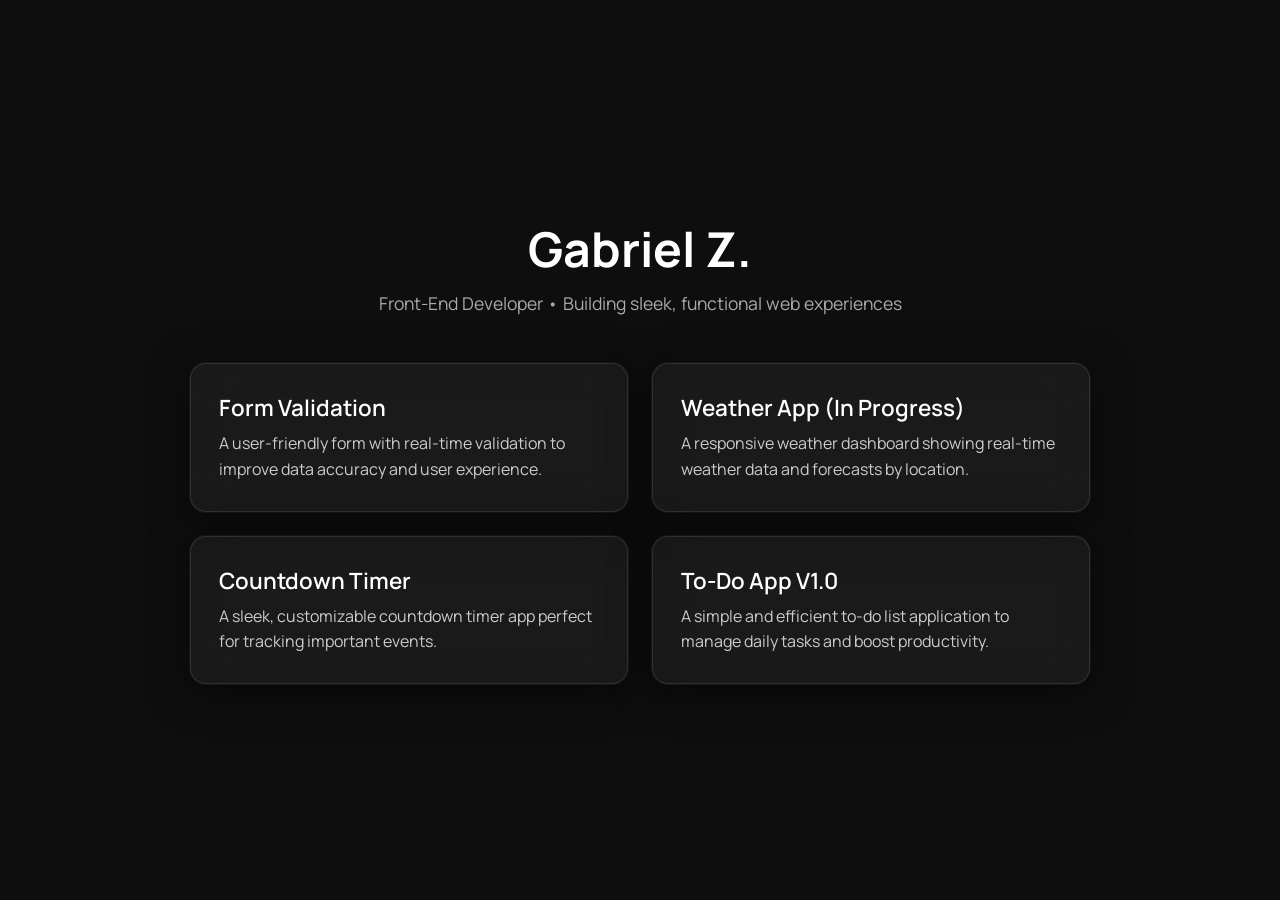
<file: Index.html>
<!DOCTYPE html>
<html lang="en">
<head>
  <meta charset="UTF-8" />
  <meta name="viewport" content="width=device-width, initial-scale=1" />
  <title>Gabriel Z. | Portfolio</title>
  <link href="https://fonts.googleapis.com/css2?family=Manrope:wght@500;700&display=swap" rel="stylesheet">
  <style>
    /* Reset */
    * {
      margin: 0;
      padding: 0;
      box-sizing: border-box;
    }

    body {
      font-family: 'Manrope', sans-serif;
      background: #0e0e0e;
      color: #fff;
      display: flex;
      justify-content: center;
      align-items: center;
      min-height: 100vh;
      padding: 60px 20px;
    }

    main {
      max-width: 900px;
      width: 100%;
      text-align: center;
    }

    header h1 {
      font-size: 3rem;
      font-weight: 700;
      color: #fff;
      margin-bottom: 10px;
    }

    header p {
      font-size: 1.1rem;
      color: #aaa;
      margin-bottom: 3rem;
    }

    .project-list {
      display: grid;
      grid-template-columns: 1fr;
      gap: 24px;
    }

    .project-card {
      background: rgba(255, 255, 255, 0.05);
      border: 1px solid rgba(255, 255, 255, 0.1);
      border-radius: 16px;
      padding: 28px;
      backdrop-filter: blur(20px);
      -webkit-backdrop-filter: blur(20px);
      box-shadow: 0 0 0 1px rgba(255,255,255,0.05), 0 8px 40px rgba(0,0,0,0.5);
      text-align: left;
      transition: transform 0.25s ease, box-shadow 0.3s ease;
    }

    .project-card:hover {
      transform: translateY(-6px);
      box-shadow: 0 0 0 1px rgba(255,255,255,0.08), 0 12px 50px rgba(0,0,0,0.7);
    }

    .project-card a {
      color: #fff;
      font-size: 1.4rem;
      font-weight: 600;
      text-decoration: none;
      display: inline-block;
      margin-bottom: 8px;
    }

    .project-card a:hover {
      text-decoration: underline;
    }

    .description {
      font-size: 1rem;
      color: #ccc;
      line-height: 1.6;
    }

    @media (min-width: 700px) {
      .project-list {
        grid-template-columns: 1fr 1fr;
      }
    }

    @media (max-width: 450px) {
      header h1 {
        font-size: 2rem;
      }
      .project-card a {
        font-size: 1.2rem;
      }
    }
  </style>
</head>
<body>
  <main>
    <header>
      <h1>Gabriel Z.</h1>
      <p>Front-End Developer • Building sleek, functional web experiences</p>
    </header>

    <section class="project-list">
      <div class="project-card">
        <a href="https://project1.netlify.app" target="_blank" rel="noopener noreferrer">Form Validation</a>
        <p class="description">A user-friendly form with real-time validation to improve data accuracy and user experience.</p>
      </div>

      <div class="project-card">
        <a href="https://project2.netlify.app" target="_blank" rel="noopener noreferrer">Weather App (In Progress)</a>
        <p class="description">A responsive weather dashboard showing real-time weather data and forecasts by location.</p>
      </div>

      <div class="project-card">
        <a href="https://project3.netlify.app" target="_blank" rel="noopener noreferrer">Countdown Timer</a>
        <p class="description">A sleek, customizable countdown timer app perfect for tracking important events.</p>
      </div>

      <div class="project-card">
        <a href="https://project4.netlify.app" target="_blank" rel="noopener noreferrer">To-Do App V1.0</a>
        <p class="description">A simple and efficient to-do list application to manage daily tasks and boost productivity.</p>
      </div>
    </section>
  </main>
</body>
</html>
</file>
